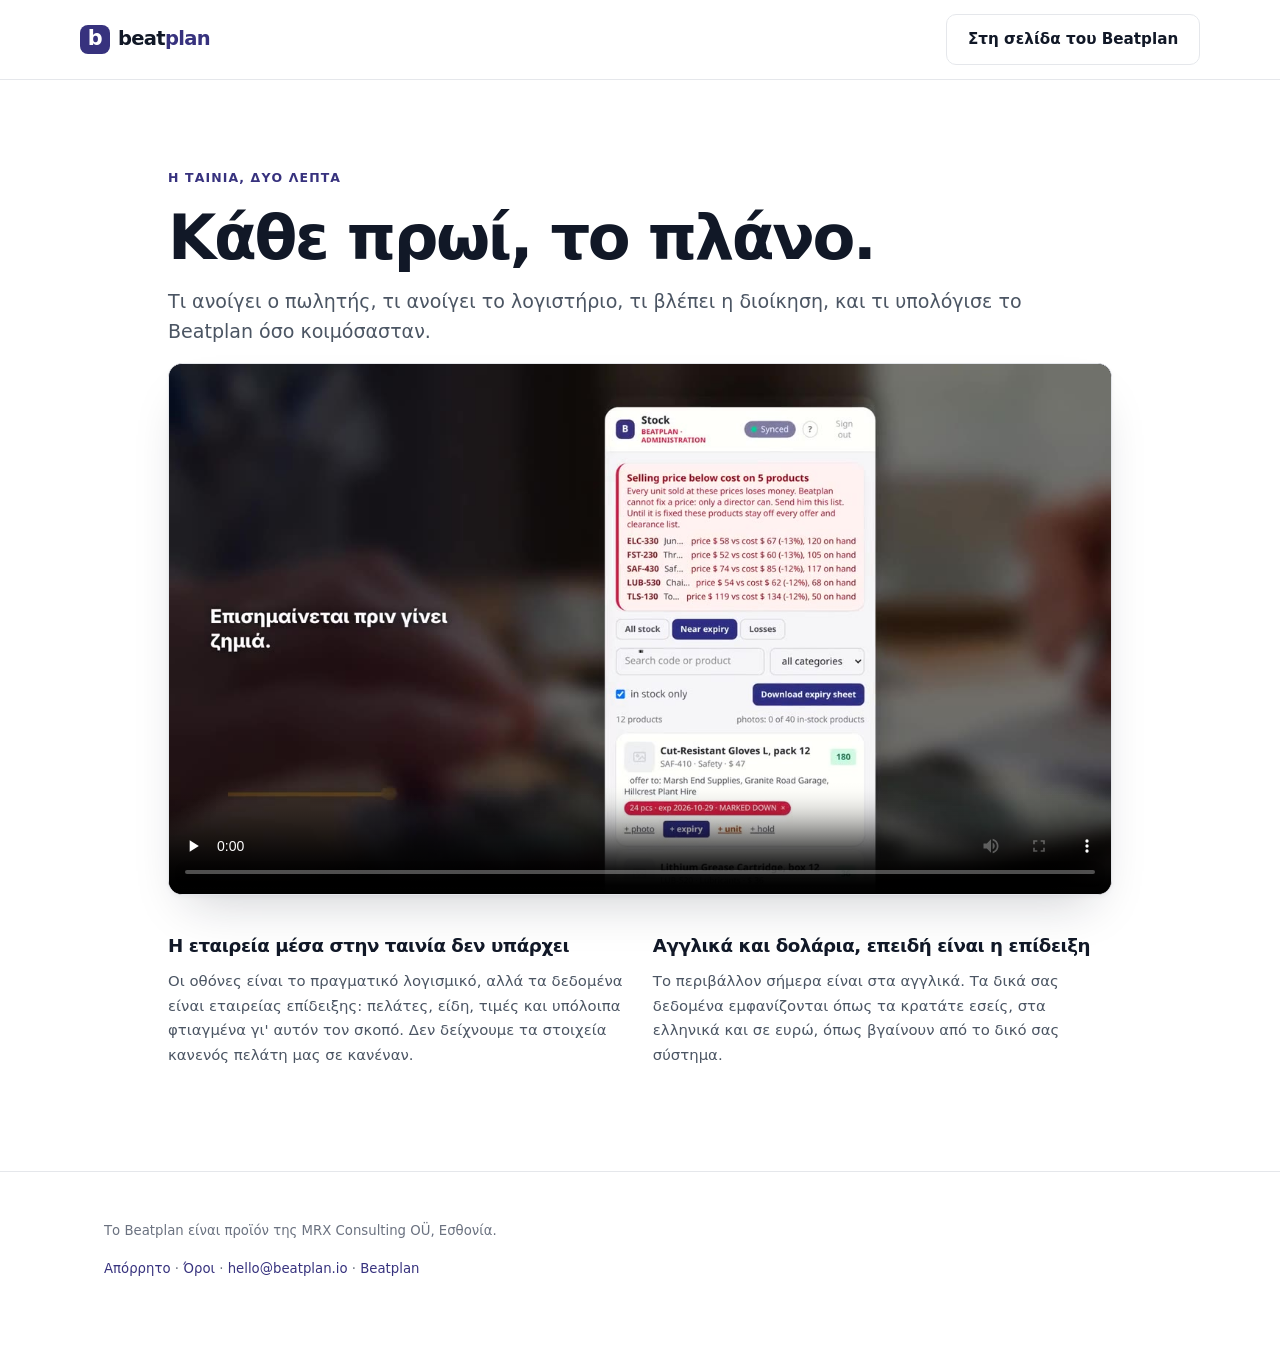
<file: el/film/index.html>
<!doctype html>
<html lang="el">
<head>
<meta charset="utf-8">
<meta name="viewport" content="width=device-width, initial-scale=1">
<title>Beatplan, η ταινία</title>
<meta name="description" content="Δύο λεπτά: τι βλέπει κάθε τμήμα το πρωί, και τι πιάνει το Beatplan μέσα στη νύχτα.">
<meta name="robots" content="noindex, nofollow">
<link rel="icon" href="/favicon.ico">
<link rel="icon" type="image/png" sizes="32x32" href="/favicon-32.png">
<link rel="apple-touch-icon" href="/apple-touch-icon.png">
<link rel="stylesheet" href="/app.css">
<style>
  .film{max-width:62rem;margin:0 auto}
  .film video{width:100%;height:auto;display:block;border:1px solid var(--line);border-radius:var(--r);
               box-shadow:var(--shadow-lg);background:#0b0b1a}
  .notes{display:grid;gap:1.6rem;grid-template-columns:1fr;margin-top:2.6rem}
  @media(min-width:800px){.notes{grid-template-columns:1fr 1fr}}
</style>
</head>
<body>

<header>
  <div class="wrap bar">
    <a class="logo" href="/el/"><span class="mark" aria-hidden="true">b</span><span>beat<b>plan</b></span></a>
    <a class="btn btn-ghost" href="/el/">Στη σελίδα του Beatplan</a>
  </div>
</header>

<section>
  <div class="wrap film">
    <p class="eyebrow">Η ταινία, δύο λεπτά</p>
    <h1>Κάθε πρωί, το πλάνο.</h1>
    <p class="lede">Τι ανοίγει ο πωλητής, τι ανοίγει το λογιστήριο, τι βλέπει η διοίκηση, και τι
      υπολόγισε το Beatplan όσο κοιμόσασταν.</p>

    <video controls playsinline preload="none" poster="/img/beatplan-film-el-poster.jpg">
      <source src="/img/beatplan-film-el.mp4" type="video/mp4">
      Ο browser σας δεν μπορεί να παίξει το βίντεο.
    </video>

    <div class="notes">
      <div>
        <h3>Η εταιρεία μέσα στην ταινία δεν υπάρχει</h3>
        <p class="small">Οι οθόνες είναι το πραγματικό λογισμικό, αλλά τα δεδομένα είναι εταιρείας
          επίδειξης: πελάτες, είδη, τιμές και υπόλοιπα φτιαγμένα γι' αυτόν τον σκοπό. Δεν δείχνουμε
          τα στοιχεία κανενός πελάτη μας σε κανέναν.</p>
      </div>
      <div>
        <h3>Αγγλικά και δολάρια, επειδή είναι η επίδειξη</h3>
        <p class="small">Το περιβάλλον σήμερα είναι στα αγγλικά. Τα δικά σας δεδομένα εμφανίζονται
          όπως τα κρατάτε εσείς, στα ελληνικά και σε ευρώ, όπως βγαίνουν από το δικό σας σύστημα.</p>
      </div>
    </div>
  </div>
</section>

<footer>
  <div class="wrap">
    <p class="tiny muted">Το Beatplan είναι προϊόν της MRX Consulting O&Uuml;, Εσθονία.</p>
    <p class="tiny muted"><a href="/privacy/">Απόρρητο</a> · <a href="/terms/">Όροι</a> · <a href="mailto:hello@beatplan.io">hello@beatplan.io</a> · <a href="/el/">Beatplan</a></p>
  </div>
</footer>

</body>
</html>
</file>
<file: app.css>
/* Light by design. A landing page should not change character because the
   visitor's laptop happens to be in night mode. */
:root{
  --ink:#111827; --body:#4b5563; --faint:#6b7280;
  --line:#e5e7eb; --bg:#ffffff; --tint:#f8f9fc;
  --brand:#37327e; --brand-soft:#ecebf6; --brand-ink:#2a2663;
  --alarm:#d6193f; --alarm-soft:#fdeef1;
  --good:#0f766e; --good-soft:#e6f4f2;
  --amber:#b45309; --amber-soft:#fef3e2;
  --shadow:0 1px 2px rgba(16,24,40,.05), 0 8px 24px -12px rgba(16,24,40,.14);
  --shadow-lg:0 2px 4px rgba(16,24,40,.04), 0 24px 48px -20px rgba(16,24,40,.22);
  --r:14px; --max:70rem;
}
*{box-sizing:border-box}
html{-webkit-text-size-adjust:100%; scroll-behavior:smooth}
body{margin:0; background:var(--bg); color:var(--ink);
  font-family:Inter,ui-sans-serif,system-ui,-apple-system,"Segoe UI",Roboto,Helvetica,Arial,sans-serif;
  font-size:17px; line-height:1.65; -webkit-font-smoothing:antialiased}
.wrap{max-width:var(--max); margin:0 auto; padding:0 1.5rem}
.narrow{max-width:46rem}
a{color:var(--brand); text-decoration:none}
p{margin:0 0 1rem; color:var(--body)}
h1,h2,h3,h4{color:var(--ink); margin:0 0 .75rem; letter-spacing:-.025em; line-height:1.15}
h1{font-size:clamp(2.3rem,5.2vw,3.9rem); font-weight:800; letter-spacing:-.038em}
h2{font-size:clamp(1.7rem,3.4vw,2.5rem); font-weight:800}
h3{font-size:1.14rem; font-weight:700}
h4{font-size:.96rem; font-weight:700}
.eyebrow{font-size:.78rem; font-weight:700; letter-spacing:.09em; text-transform:uppercase; color:var(--brand); margin:0 0 .85rem}
.lede{font-size:1.19rem; color:var(--body); line-height:1.6}
.small{font-size:.93rem}.tiny{font-size:.83rem}.muted{color:var(--faint)}.center{text-align:center}
section{padding:5.5rem 0}
.tinted{background:var(--tint); border-block:1px solid var(--line)}
header{position:sticky; top:0; z-index:50; background:rgba(255,255,255,.9); backdrop-filter:blur(10px); border-bottom:1px solid var(--line)}
.bar{display:flex; align-items:center; justify-content:space-between; gap:1rem; padding:.9rem 0}
.logo{font-weight:800; font-size:1.22rem; letter-spacing:-.035em; color:var(--ink);
  display:inline-flex; align-items:center; gap:.52rem; text-decoration:none}
.logo .mark{width:1.85rem; height:1.85rem; flex:none; border-radius:.5rem; background:var(--brand);
  color:#fff; display:grid; place-items:center; font-size:1.3rem; line-height:1; letter-spacing:-.04em;
  padding-bottom:.1rem}
.logo b{color:var(--brand)}
.navlinks{display:none; gap:1.6rem; font-size:.92rem; font-weight:500}
.navlinks a{color:var(--body)}.navlinks a:hover{color:var(--ink)}
@media(min-width:980px){.navlinks{display:flex}}
.btn{display:inline-block; border-radius:10px; padding:.72rem 1.3rem; font-size:.95rem; font-weight:600;
  border:1px solid transparent; cursor:pointer; white-space:nowrap; transition:transform .12s ease, background .12s ease}
.btn:hover{transform:translateY(-1px)}
.btn-solid{background:var(--brand); color:#fff; box-shadow:0 6px 16px -6px rgba(55,50,126,.6)}
.btn-solid:hover{background:var(--brand-ink)}
.btn-ghost{border-color:var(--line); color:var(--ink); background:#fff}
.btn-lg{padding:.95rem 1.8rem; font-size:1.02rem}
.btn-row{display:flex; flex-wrap:wrap; gap:.8rem}
/* padding-block, not the padding shorthand. On the English page the classes
   are on one element, <div class="wrap hero">, and the shorthand's 0 wiped the
   1.5rem side padding .wrap supplies: at 390px the headline and now the video
   ran edge to edge with no gutter. The Greek page nests them and never showed
   it. Logical axis only, so .wrap keeps the inline padding. */
.hero{padding-block:4.5rem 4rem}
/* Four children, not two: the headline, the video, the lede and the call to
   action. On a phone they stack in DOM order, so the player sits between the
   headline and the explanation and is fully inside the first screen. Stacked
   any later it fell below the fold: the Greek lede alone runs ten lines at
   390px. The headline still comes first and is never pushed off.
   On desktop the video is placed explicitly in column two and spans all three
   rows, so the left column still reads headline, lede, buttons. */
.hero-grid{display:grid; gap:1.8rem}
@media(min-width:960px){
  .hero-grid{grid-template-columns:1.05fr .95fr; column-gap:4rem; row-gap:1.4rem; align-items:start}
  .hero-copy{grid-column:1; grid-row:1}
  .hero-lede{grid-column:1; grid-row:2}
  .hero-cta {grid-column:1; grid-row:3; margin-top:.8rem}
  .hero-vid {grid-column:2; grid-row:1 / span 3; align-self:center}
}
.pill{display:inline-flex; align-items:center; gap:.5rem; background:var(--brand-soft); color:var(--brand-ink);
  border-radius:999px; padding:.4rem .9rem; font-size:.82rem; font-weight:600; margin-bottom:1.5rem}
.dot{width:7px;height:7px;border-radius:50%;background:var(--good)}
.trust{display:flex; flex-wrap:wrap; gap:.5rem 1.6rem; margin-top:1.9rem; font-size:.87rem; color:var(--faint); font-weight:500}
.trust span::before{content:"✓ "; color:var(--good); font-weight:800}
.device{background:#fff; border:1px solid var(--line); border-radius:20px; box-shadow:var(--shadow-lg); overflow:hidden; max-width:26rem; margin:0 auto; width:100%}
.device-top{background:var(--brand); color:#fff; padding:.9rem 1.15rem; display:flex; align-items:center; justify-content:space-between}
.device-top strong{font-size:.98rem}.device-top span{font-size:.76rem; opacity:.75}
.device-body{padding:.6rem}
.row{border-bottom:1px solid var(--line); padding:.95rem .8rem}.row:last-child{border-bottom:0}
.row-head{display:flex; justify-content:space-between; align-items:baseline; gap:.75rem}
.row-name{font-weight:700; font-size:.98rem; color:var(--ink)}
.row-val{font-size:.82rem; color:var(--faint); white-space:nowrap; font-weight:600}
.row-why{font-size:.85rem; color:var(--body); margin:.28rem 0 0; line-height:1.5}
.tag{display:inline-block; border-radius:6px; padding:.13rem .48rem; font-size:.71rem; font-weight:700; margin-top:.5rem}
.tag-good{background:var(--good-soft); color:var(--good)}
.tag-alarm{background:var(--alarm-soft); color:var(--alarm)}
.tag-brand{background:var(--brand-soft); color:var(--brand-ink)}
.caption{text-align:center; font-size:.83rem; color:var(--faint); margin-top:1rem}
.grid{display:grid; gap:1.6rem}
.g2{grid-template-columns:1fr}.g3{grid-template-columns:1fr}
@media(min-width:760px){.g2{grid-template-columns:1fr 1fr}.g3{grid-template-columns:repeat(3,1fr)}}
.card{background:#fff; border:1px solid var(--line); border-radius:var(--r); padding:1.7rem; box-shadow:var(--shadow)}
.card h3,.card h4{margin-bottom:.4rem}.card p{margin:0; font-size:.95rem}
.step-n{width:2.1rem; height:2.1rem; border-radius:10px; background:var(--brand); color:#fff;
  display:flex; align-items:center; justify-content:center; font-weight:800; margin-bottom:1rem}
.stat{font-size:clamp(1.9rem,4.2vw,2.7rem); font-weight:800; letter-spacing:-.035em; color:var(--brand); line-height:1.1}
.stat-l{font-size:.9rem; color:var(--body); margin-top:.35rem}
.case{background:var(--brand); color:#fff; border-radius:20px; padding:clamp(2rem,4vw,3.2rem)}
.case h2{color:#fff}.case p{color:rgba(255,255,255,.82)}
.case .stat{color:#fff}.case .stat-l{color:rgba(255,255,255,.75)}
.case-grid{display:grid; gap:2rem; margin-top:2.2rem}
@media(min-width:760px){.case-grid{grid-template-columns:repeat(4,1fr)}}
.quote{border-left:3px solid rgba(255,255,255,.35); padding-left:1.2rem; margin-top:2.2rem; font-size:1.05rem}
:root[data-region="eu"] .scen[data-region="eu"]{order:-1}
.scen{background:#fff; border:1px solid var(--line); border-radius:var(--r); padding:1.6rem; box-shadow:var(--shadow)}
.scen .where{font-size:.76rem; font-weight:700; letter-spacing:.06em; text-transform:uppercase; color:var(--brand); margin-bottom:.55rem}
.scen h4{font-size:1.02rem; margin-bottom:.5rem}
.scen p{font-size:.93rem; margin:0}
.scen .out{margin-top:.9rem; padding-top:.9rem; border-top:1px dashed var(--line); font-size:.9rem; color:var(--good); font-weight:600}
.plan{background:#fff; border:1px solid var(--line); border-radius:var(--r); padding:2rem; box-shadow:var(--shadow); display:flex; flex-direction:column}
.plan.featured{border:2px solid var(--brand); box-shadow:var(--shadow-lg); position:relative}
.badge{position:absolute; top:-.8rem; left:50%; transform:translateX(-50%); background:var(--brand); color:#fff;
  font-size:.72rem; font-weight:700; padding:.3rem .8rem; border-radius:999px}
.amount{font-size:2.6rem; font-weight:800; letter-spacing:-.04em; margin:.6rem 0 .1rem}
.amount small{font-size:.92rem; font-weight:500; color:var(--faint); letter-spacing:0}
.ticks{list-style:none; padding:0; margin:1.3rem 0 1.8rem; flex:1}
.ticks li{position:relative; padding-left:1.6rem; margin-bottom:.62rem; font-size:.93rem; color:var(--body)}
.ticks li::before{content:"✓"; position:absolute; left:0; color:var(--good); font-weight:800}
.compare{width:100%; border-collapse:collapse; font-size:.95rem; margin-top:1.5rem}
.compare th,.compare td{padding:.85rem 1rem; text-align:left; border-bottom:1px solid var(--line)}
.compare th{font-weight:700; font-size:.82rem; text-transform:uppercase; letter-spacing:.05em; color:var(--faint)}
.compare td:first-child{font-weight:600; color:var(--ink)}
.compare tr:last-child td{border-bottom:0}
.ours{color:var(--good); font-weight:700}
.scroll{overflow-x:auto}
details{border-bottom:1px solid var(--line); padding:1.25rem 0}
details summary{cursor:pointer; font-weight:650; font-size:1.03rem; color:var(--ink); list-style:none; display:flex; justify-content:space-between; gap:1rem}
details summary::-webkit-details-marker{display:none}
details summary::after{content:"+"; color:var(--brand); font-weight:800; font-size:1.3rem; line-height:1}
details[open] summary::after{content:"–"}
details p{margin:.85rem 0 0; font-size:.96rem}
.band{background:var(--brand); border-radius:20px; padding:clamp(2.2rem,4vw,3.4rem); text-align:center}
.band h2{color:#fff}.band p{color:rgba(255,255,255,.85)}
.band .btn-solid{background:#fff; color:var(--brand); box-shadow:none}
.band .btn-ghost{background:transparent; border-color:rgba(255,255,255,.4); color:#fff}
footer{border-top:1px solid var(--line); padding:3rem 0 4rem; font-size:.9rem}
.foot{display:flex; flex-wrap:wrap; gap:1rem 2rem; justify-content:space-between; align-items:center; color:var(--faint)}
.shots{display:grid;gap:1.6rem;grid-template-columns:1fr}
@media(min-width:760px){.shots{grid-template-columns:repeat(3,1fr)}}
.shot{text-align:center}
.shot img{width:100%;max-width:300px;border:1px solid #e3e3ee;border-radius:18px;
  box-shadow:0 10px 30px rgba(20,20,45,.10);display:block;margin:0 auto}
.shot p{margin:.9rem auto 0;max-width:300px;font-size:.92rem;color:#555569;text-align:left}
.shot b{color:#37327e}
.vidwrap{display:grid;gap:2rem;align-items:center;grid-template-columns:1fr;margin-bottom:3.2rem}
@media(min-width:860px){.vidwrap{grid-template-columns:300px 1fr}}
.vidwrap video{width:100%;max-width:300px;border:1px solid #e3e3ee;border-radius:18px;
  box-shadow:0 10px 30px rgba(20,20,45,.10);display:block;margin:0 auto;background:#fff}
.vidwrap h3{margin:0 0 .6rem}

/* The two minute video, in the hero of every market's home page (22 Oct 2026).
   aspect-ratio reserves the 16:9 box before the poster paints, so the hero
   does not reflow under the visitor on a slow connection, and the background
   is the brand purple rather than black because the poster is brand purple:
   a black flash on first paint reads as a broken file. */
.herovid{max-width:34rem; margin:0 auto; width:100%; scroll-margin-top:6rem}
.herovid video{width:100%; aspect-ratio:16/9; display:block; background:#37327e;
  border:1px solid var(--line); border-radius:16px; box-shadow:var(--shadow-lg)}
.vlabel{margin:0 0 .75rem; text-align:center; font-weight:800; font-size:1.05rem;
  letter-spacing:-.01em; color:var(--ink)}

/* The phone mock keeps its place under the player on desktop, where the right
   column is taller than the video and would otherwise end in dead white. It is
   hidden on a phone so the hero stays short and the lede is still reachable:
   the same screens appear as pictures in See it a little further down.
   It is also the only markup on the page carrying data-eu, so without it a
   European visitor's euros and European company names have nothing to swap
   into and that localisation quietly does nothing. */
.herodev{display:none}
@media(min-width:960px){.herodev{display:block; margin-top:2.6rem}}
</file>
